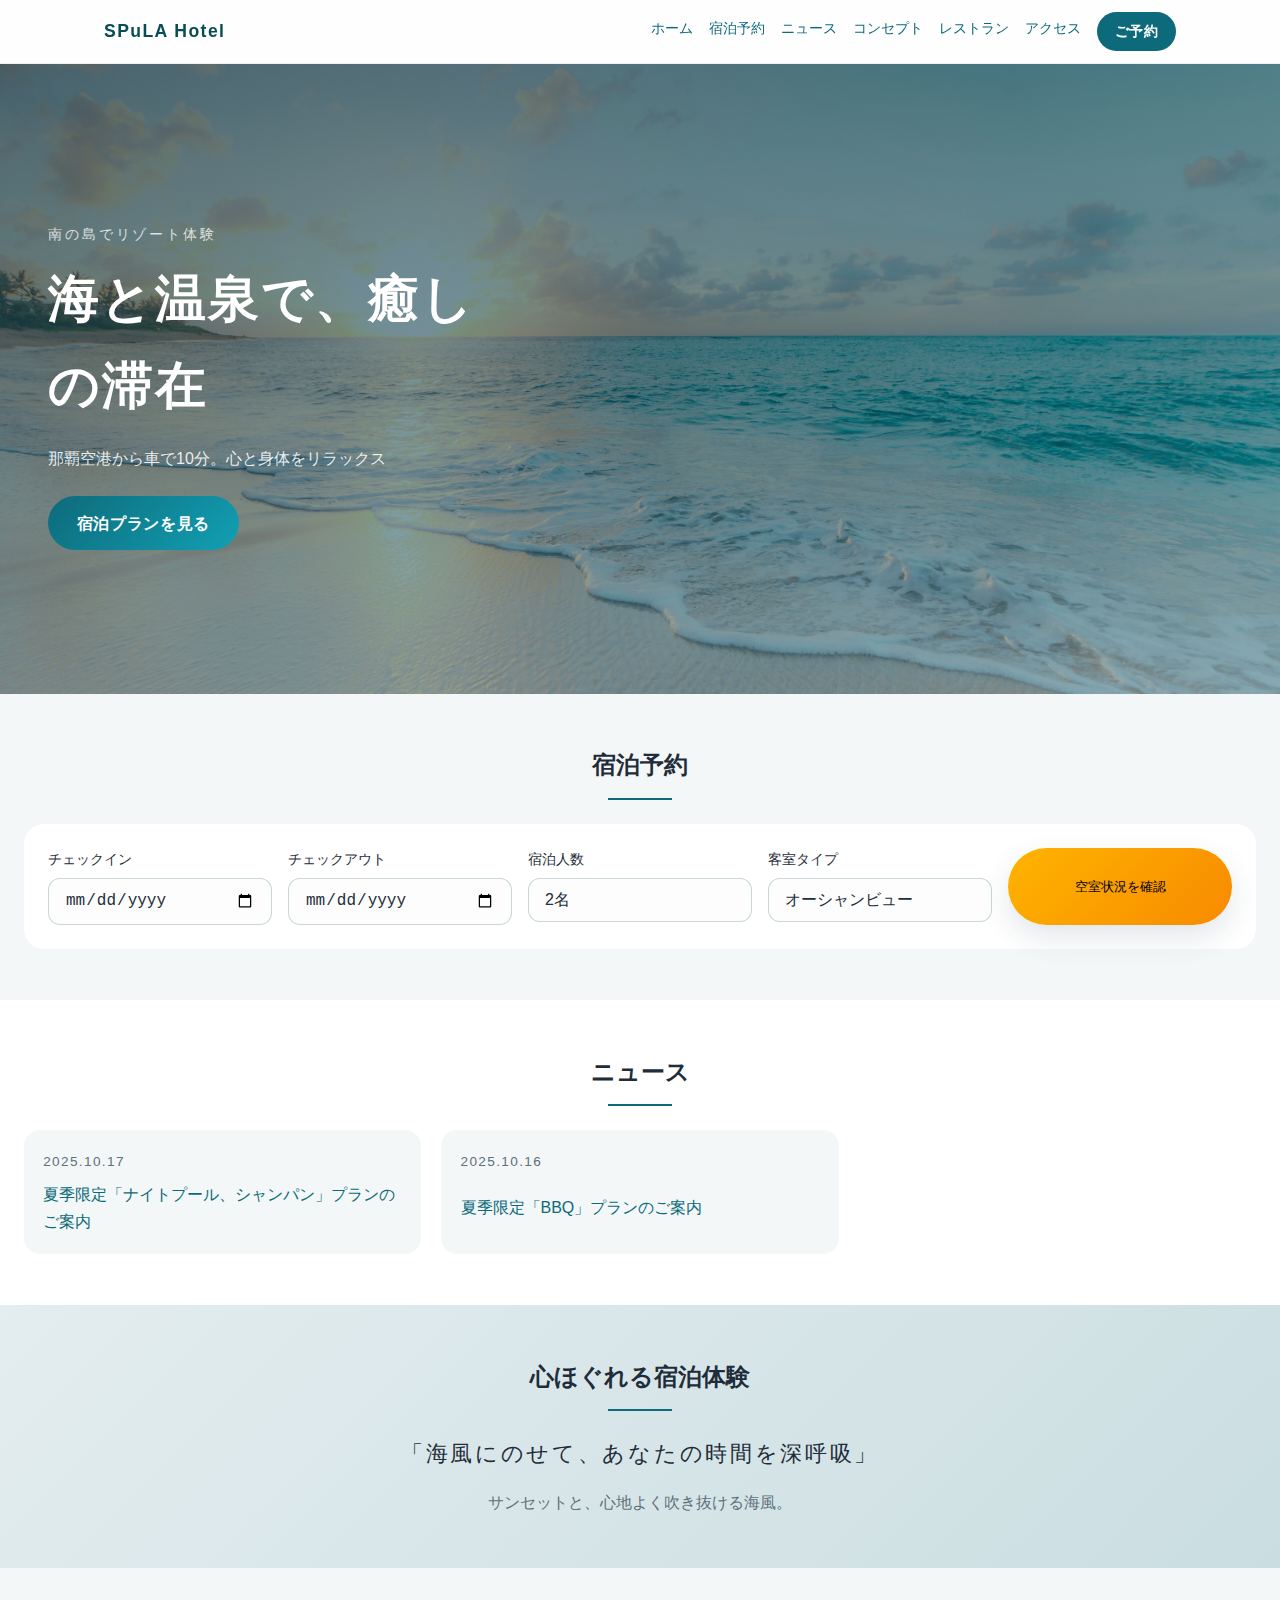
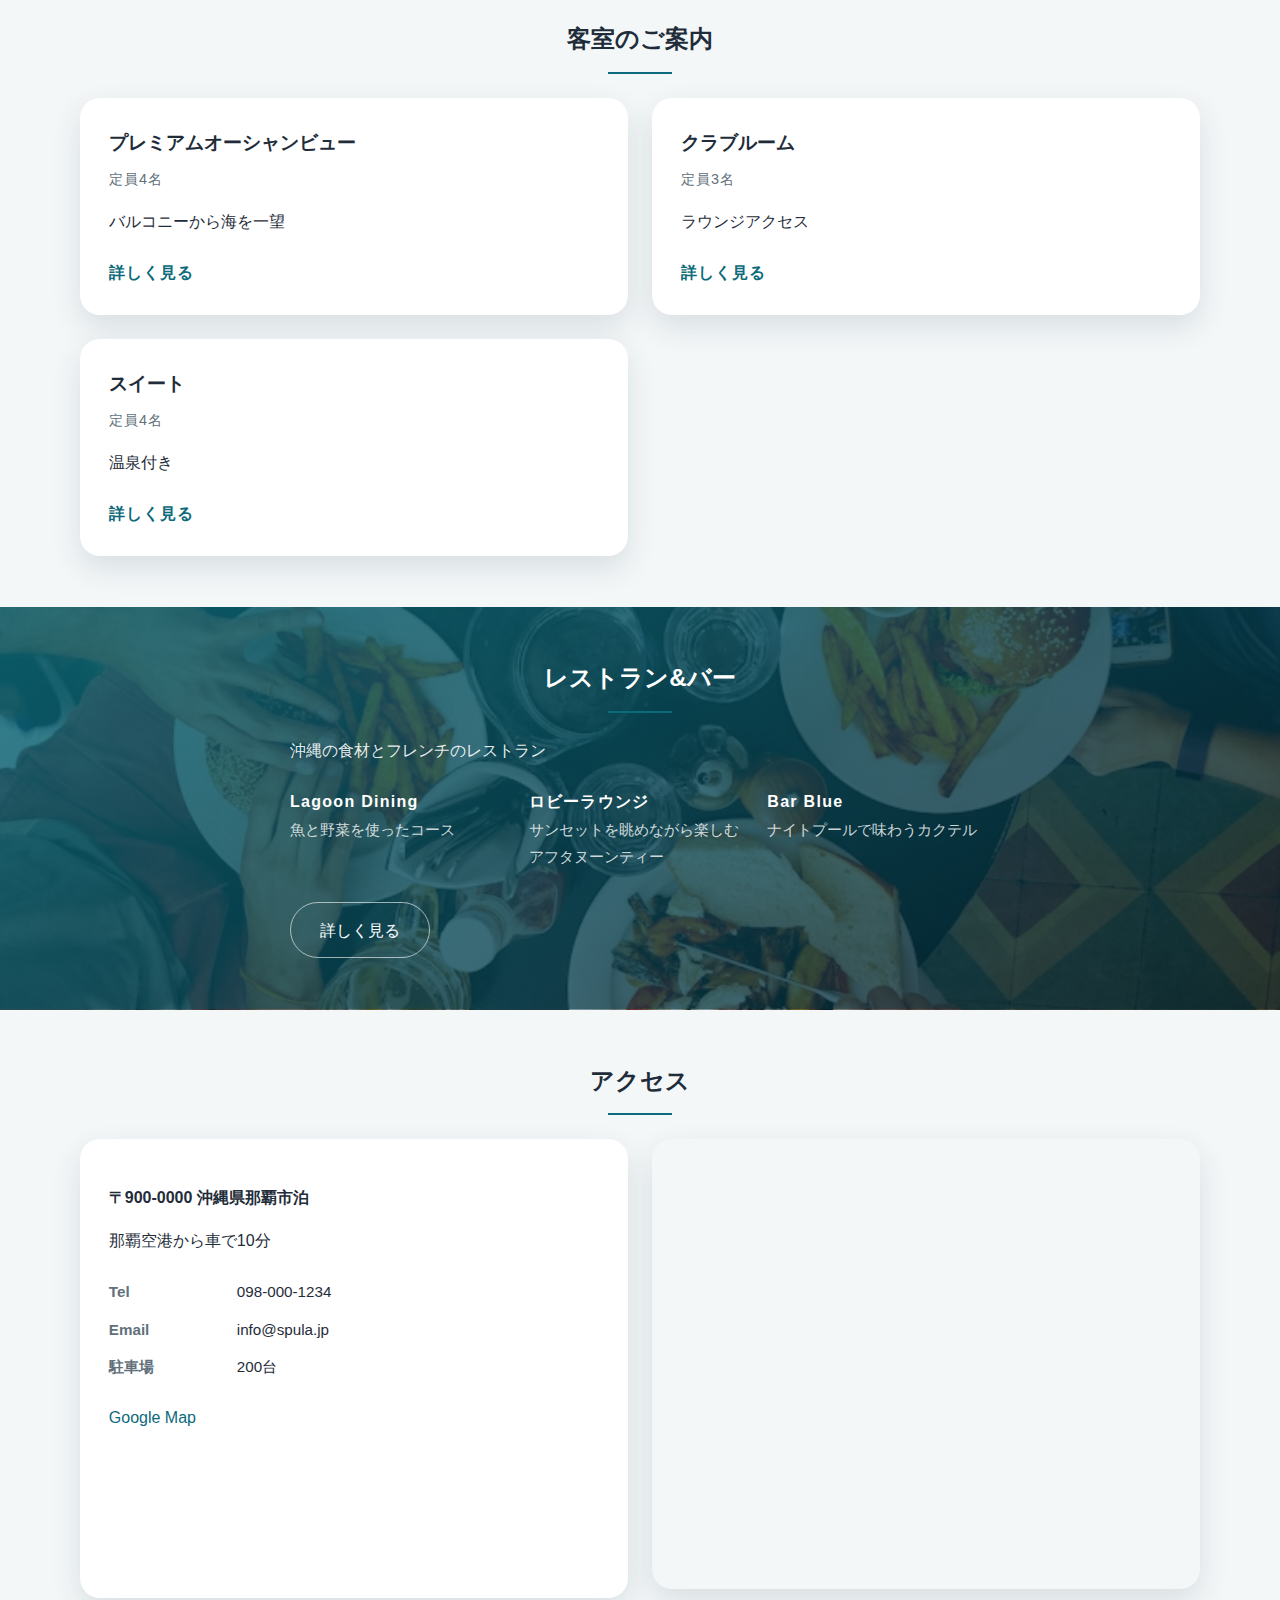
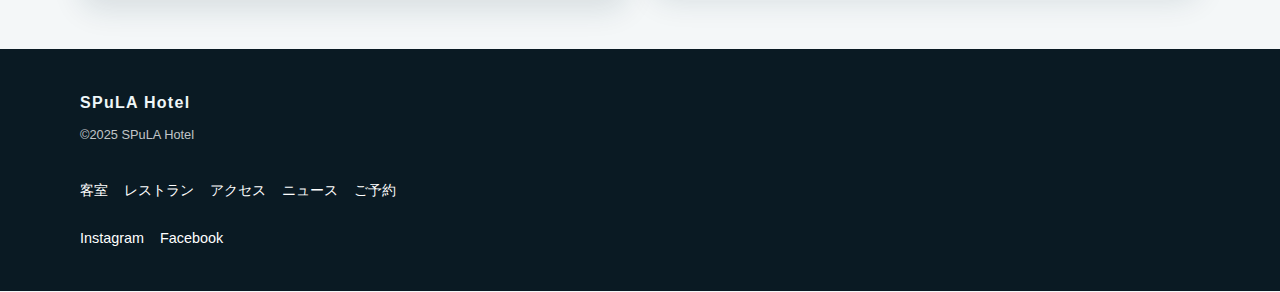
<file: index.html>
<!DOCTYPE html>
<html lang="ja">
<head>
    <meta charset="UTF-8">
    <meta name="viewport" content="width=device-width, initial-scale=1.0">
    <title>Hotel</title>
    <meta name="description" content="那覇の海を眺めるリゾートホテル">
    <link rel="stylesheet" href="style.css">
</head>
<body>
    <!-- header -->
    <header class="site-header" id="top">
        <div class="site-header-inner">
            <a href="#top" class="logo">
                SPuLA Hotel
            </a>
            <nav class="site-nav">
                <a href="#hero">ホーム</a>
                <a href="#reservation">宿泊予約</a>
                <a href="#news">ニュース</a>
                <a href="#concept">コンセプト</a>
                <a href="#restaurant">レストラン</a>
                <a href="#access">アクセス</a>
            </nav>
            <a href="#reservation" class="nav-cta">
                ご予約
            </a>
        </div>
    </header>

    <!-- main -->
     <main>
        <section class="hero" id="hero">
            <div class="hero-content">
                <p class="hero-eyebrow">
                    南の島でリゾート体験
                </p>
                <h1>
                    海と温泉で、癒しの滞在
                </h1>
                <p class="hero-lead">
                    那覇空港から車で10分。心と身体をリラックス
                </p>
                <a href="#reservation" class="btn btn--primary">
                    宿泊プランを見る
                </a>
            </div>
        </section>

        <section id="reservation" class="reservation">
            <h2 class="section-title">
                宿泊予約
            </h2>
            <form class="reservation-form" action="" method="post">
                <label class="reservation-field">
                    <span>チェックイン</span>
                    <input type="date" name="checkin" required>
                </label>
                <label class="reservation-field">
                    <span>チェックアウト</span>
                    <input type="date" name="checkout" required>
                </label>
                <label class="reservation-field">
                    <span>宿泊人数</span>
                    <select name="guests">
                        <option value="1">1名</option>
                        <option value="2" selected>2名</option>
                        <option value="3">3名</option>
                        <option value="4">4名</option>
                        <option value="5">5名</option>
                    </select>
                </label>
                <label class="reservation-field">
                    <span>客室タイプ</span>
                    <select name="room">
                        <option value="ocean">
                            オーシャンビュー
                        </option>
                        <option value="garden">
                            ガーデンビュー
                        </option>
                        <option value="suite">
                            スイート
                        </option>
                    </select>
                </label>
                <button class="btn btn--accent" type="submit">
                    空室状況を確認
                </button>
            </form>
        </section>

        <!-- news -->
         <section id="news" class="news">
            <div class="section-header">
                <h2 class="section-title">
                    ニュース
                </h2>
                <ul class="news-list">
                    <li class="news-item">
                        <time datetime="2025-10-17">
                            2025.10.17
                        </time>
                        <a href="#">
                            夏季限定「ナイトプール、シャンパン」プランのご案内
                        </a>
                    </li>

                    <li class="news-item">
                        <time datetime="2025-10-17">
                            2025.10.16
                        </time>
                        <a href="#">
                            夏季限定「BBQ」プランのご案内
                        </a>
                    </li>
                </ul>
            </div>
         </section>

         <!-- concept -->
          <section id="concept" class="concept">
            <div class="concept-inner">
                <h2 class="section-title">
                    心ほぐれる宿泊体験
                </h2>
                <p class="concept-catch">
                    「海風にのせて、あなたの時間を深呼吸」
                </p>
                <p class="concept-text">
                    サンセットと、心地よく吹き抜ける海風。
                </p>
            </div>
          </section>

          <!-- rooms -->
          <section id="rooms" class="rooms">
            <h2 class="section-title">
                客室のご案内
            </h2>

            <div class="card-grid">
                <article class="card">
                    <h3 class="card-title">
                        プレミアムオーシャンビュー
                    </h3>
                    <p class="card-subtitle">
                        定員4名
                    </p>
                    <p class="card-text">
                        バルコニーから海を一望
                    </p>
                    <a href="premium-ocean-view.html" class="card-link">
                        詳しく見る
                    </a>
                </article>
                <article class="card">
                    <h3 class="card-title">
                        クラブルーム
                    </h3>
                    <p class="card-subtitle">
                        定員3名
                    </p>
                    <p class="card-text">
                        ラウンジアクセス
                    </p>
                    <a href="club-room.html" class="card-link">
                        詳しく見る
                    </a>
                </article>
                <article class="card">
                    <h3 class="card-title">
                        スイート
                    </h3>
                    <p class="card-subtitle">
                        定員4名
                    </p>
                    <p class="card-text">
                        温泉付き
                    </p>
                    <a href="suite.html" class="card-link">
                        詳しく見る
                    </a>
                </article>
            </div>
          </section>

          <!-- restaurant -->
           <section id="restaurant" class="restaurant">
            <div class="restaurant-inner">
                <h2 class="section-title section-title--light">
                    レストラン&バー
                </h2>
                <p class="restaurant-lead">
                    沖縄の食材とフレンチのレストラン
                </p>
                <ul class="restaurant-list">
                    <li>
                        <span class="restaurant-name">
                            Lagoon Dining
                        </span>
                        <span class="restaurant-desc">
                            魚と野菜を使ったコース
                        </span>
                    </li>
                    <li>
                        <span class="restaurant-name">
                            ロビーラウンジ
                        </span>
                        <span class="restaurant-desc">
                            サンセットを眺めながら楽しむアフタヌーンティー
                        </span>
                    </li>
                    <li>
                        <span class="restaurant-name">
                            Bar Blue
                        </span>
                        <span class="restaurant-desc">
                            ナイトプールで味わうカクテル
                        </span>
                    </li>
                </ul>

                <a href="#" class="btn btn--outline">
                    詳しく見る
                </a>
            </div>
           </section>

           <section id="access" class="access">
            <h2 class="section-title">
                アクセス
            </h2>
            <div class="access-grid">
                <div class="access-info">
                    <p class="access-address">
                        〒900-0000 沖縄県那覇市泊
                    </p>
                    <p>
                        那覇空港から車で10分
                    </p>
                    <dl class="access-contact">
                        <div>
                            <dt>Tel</dt>
                            <dd>098-000-1234</dd>
                        </div>
                        <div>
                            <dt>Email</dt>
                            <dd>info@spula.jp</dd>
                        </div>
                        <div>
                            <dt>駐車場</dt>
                            <dd>200台</dd>
                        </div>
                    </dl>
                    <a href="#" class="section-link" target="_blank">
                        Google Map
                    </a>
                </div>
                <div class="access-map">
                    <iframe src="https://www.google.com/maps/embed?pb=!1m18!1m12!1m3!1d14316.594572644644!2d127.67545726825878!3d26.224359334547593!2m3!1f0!2f0!3f0!3m2!1i1024!2i768!4f13.1!3m3!1m2!1s0x34e5697e6c17138f%3A0x44390a0379ff88c!2z44CSOTAwLTAwMTIg5rKW57iE55yM6YKj6KaH5biC5rOK!5e0!3m2!1sja!2sjp!4v1761267688472!5m2!1sja!2sjp" width="600" height="450" style="border:0;" allowfullscreen="" loading="lazy" referrerpolicy="no-referrer-when-downgrade"></iframe>
                </div>
            </div>
           </section>
     </main>

     <footer class="site-footer">
         <div class="site-footer-inner">
            <div class="site-footer-brand">
                <a href="#top" class="logo">SPuLA Hotel</a>             
                <p class="site-footer-copy">
                    &copy;2025 SPuLA Hotel
                </p>
            </div>
            <div class="site-footer-links">
                <a href="#rooms">客室</a>
                <a href="#restaurant">レストラン</a>
                <a href="#access">アクセス</a>
                <a href="#news">ニュース</a>
                <a href="#reservation">ご予約</a>
            </div>
            <div class="site-footer-sns">
                <a href="#">Instagram</a>
                <a href="#">Facebook</a>
            </div>
         </div> 
     </footer>

     <nav class="bottom-nav">
        <a href="#hero" class="bottom-nav-link">ホーム</a>
        <a href="#reservation" class="bottom-nav-link">宿泊予約</a>
        <a href="#access" class="bottom-nav-link">アクセス</a>
     </nav>

</body>
</html>
</file>
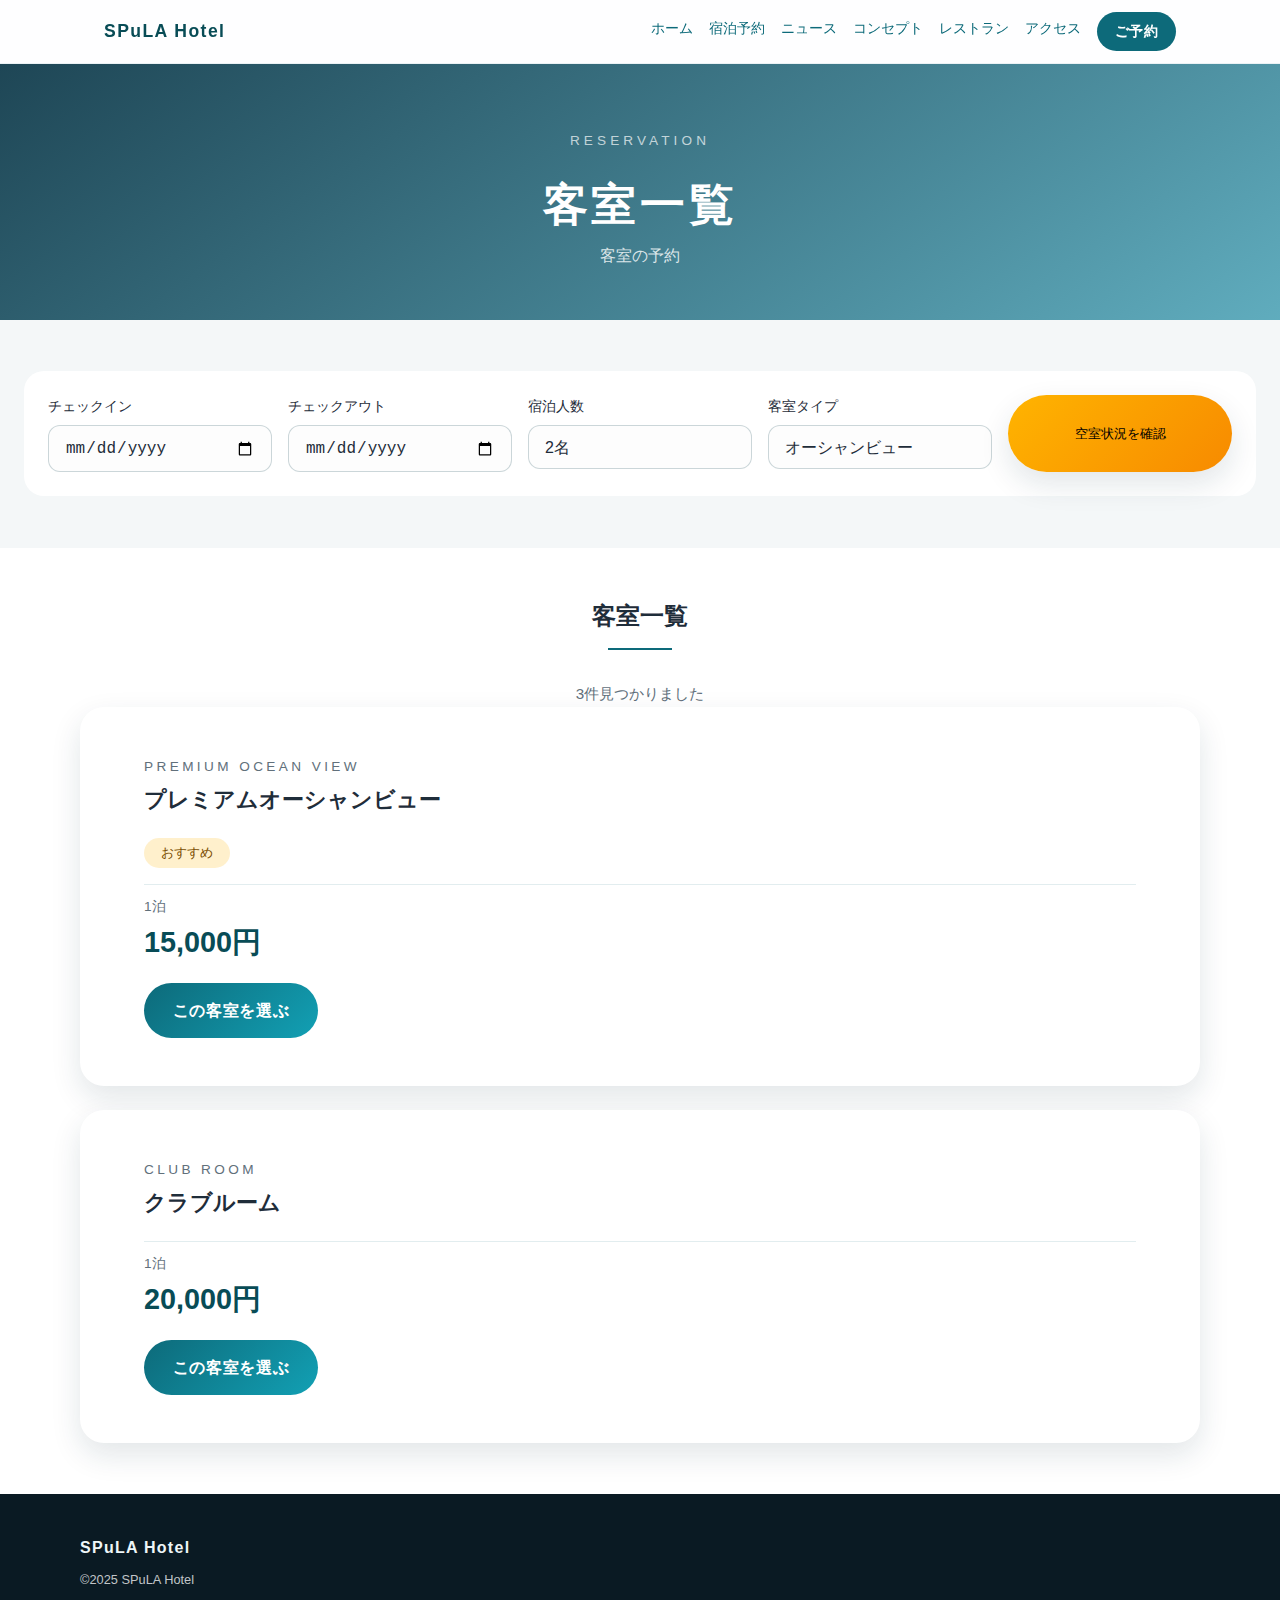
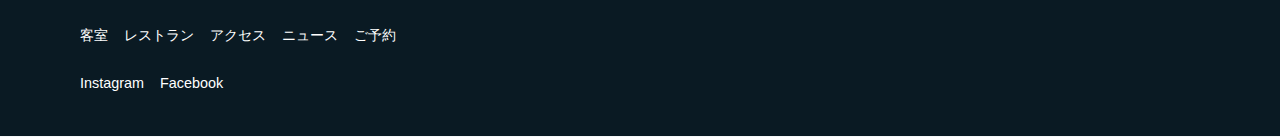
<file: availablity.html>
<!DOCTYPE html>
<html lang="ja">
  <head>
    <meta charset="UTF-8" />
    <meta name="viewport" content="width=device-width, initial-scale=1.0" />
    <title>Reservation</title>
    <meta name="description" content="那覇の海を眺めるリゾートホテル" />
    <link rel="stylesheet" href="style.css" />
  </head>
  <body>
    <!-- header -->
    <header class="site-header" id="top">
      <div class="site-header-inner">
        <a href="#top" class="logo"> SPuLA Hotel </a>
        <nav class="site-nav">
          <a href="#hero">ホーム</a>
          <a href="#reservation">宿泊予約</a>
          <a href="#news">ニュース</a>
          <a href="#concept">コンセプト</a>
          <a href="#restaurant">レストラン</a>
          <a href="#access">アクセス</a>
        </nav>
        <a href="#reservation" class="nav-cta"> ご予約 </a>
      </div>
    </header>

    <!-- main -->
    <main>
      <section class="availablity-hero" id="hero">
        <div class="reservation-hero-inner">
           <p class="reservation-hero-eyebrow">
            Reservation 
           </p>
           <h1 class="reservation-hero-title">
            客室一覧
           </h1>
           <p class="reservation-hero-lead">
            客室の予約
           </p>
        </div>
      </section>
      
      <section class="reservation-filter">
        <form class="reservation-form" action="" method="post">
                <label class="reservation-field">
                    <span>チェックイン</span>
                    <input type="date" name="checkin" required>
                </label>
                <label class="reservation-field">
                    <span>チェックアウト</span>
                    <input type="date" name="checkout" required>
                </label>
                <label class="reservation-field">
                    <span>宿泊人数</span>
                    <select name="guests">
                        <option value="1">1名</option>
                        <option value="2" selected>2名</option>
                        <option value="3">3名</option>
                        <option value="4">4名</option>
                        <option value="5">5名</option>
                    </select>
                </label>
                <label class="reservation-field">
                    <span>客室タイプ</span>
                    <select name="room">
                        <option value="ocean">
                            オーシャンビュー
                        </option>
                        <option value="garden">
                            ガーデンビュー
                        </option>
                        <option value="suite">
                            スイート
                        </option>
                    </select>
                </label>
                <button class="btn btn--accent" type="submit">
                    空室状況を確認
                </button>
            </form>
      </section>
      <section class="reservation-list">
        <div class="reservation-list-header">
          <h2 class="section-title">
            客室一覧
          </h2>
          <p class="reservation-count">
            3件見つかりました
          </p>
        </div>
        <div class="reservation-grid">
          <article class="reservation-card">
            <div class="reservation-card-head">
              <div>
                <p class="reservation-card-eyebrow">
                  Premium Ocean View
                </p>
                <h3 class="reservation-card-title">
                  プレミアムオーシャンビュー
                </h3>
              </div>
              <span class="reservation-badge">
                おすすめ
              </span>
            </div>
            <div class="reservation-price">
              <div>
                <p class="reservation-price-label">
                  1泊
                </p>
                <p class="reservation-price-value">
                  15,000円
                </p>
              </div>
            </div>
            <div class="reservation-action">
              <a href="#" class="btn btn--primary">
                この客室を選ぶ
              </a>
            </div>
          </article>
          <article class="reservation-card">
            <div class="reservation-card-head">
              <div>
                <p class="reservation-card-eyebrow">
                  club room
                </p>
                <h3 class="reservation-card-title">
                  クラブルーム
                </h3>
              </div>
            </div>
            <div class="reservation-price">
              <div>
                <p class="reservation-price-label">
                  1泊
                </p>
                <p class="reservation-price-value">
                  20,000円
                </p>
              </div>
            </div>
            <div class="reservation-action">
              <a href="#" class="btn btn--primary">
                この客室を選ぶ
              </a>
            </div>
          </article>
        </div>
      </section>
    </main>

    <footer class="site-footer">
      <div class="site-footer-inner">
        <div class="site-footer-brand">
          <a href="#top" class="logo">SPuLA Hotel</a>
          <p class="site-footer-copy">&copy;2025 SPuLA Hotel</p>
        </div>
        <div class="site-footer-links">
          <a href="#rooms">客室</a>
          <a href="#restaurant">レストラン</a>
          <a href="#access">アクセス</a>
          <a href="#news">ニュース</a>
          <a href="#reservation">ご予約</a>
        </div>
        <div class="site-footer-sns">
          <a href="#">Instagram</a>
          <a href="#">Facebook</a>
        </div>
      </div>
    </footer>

    <nav class="bottom-nav">
      <a href="#hero" class="bottom-nav-link">ホーム</a>
      <a href="#reservation" class="bottom-nav-link">宿泊予約</a>
      <a href="#access" class="bottom-nav-link">アクセス</a>
    </nav>
  </body>
</html>
</file>
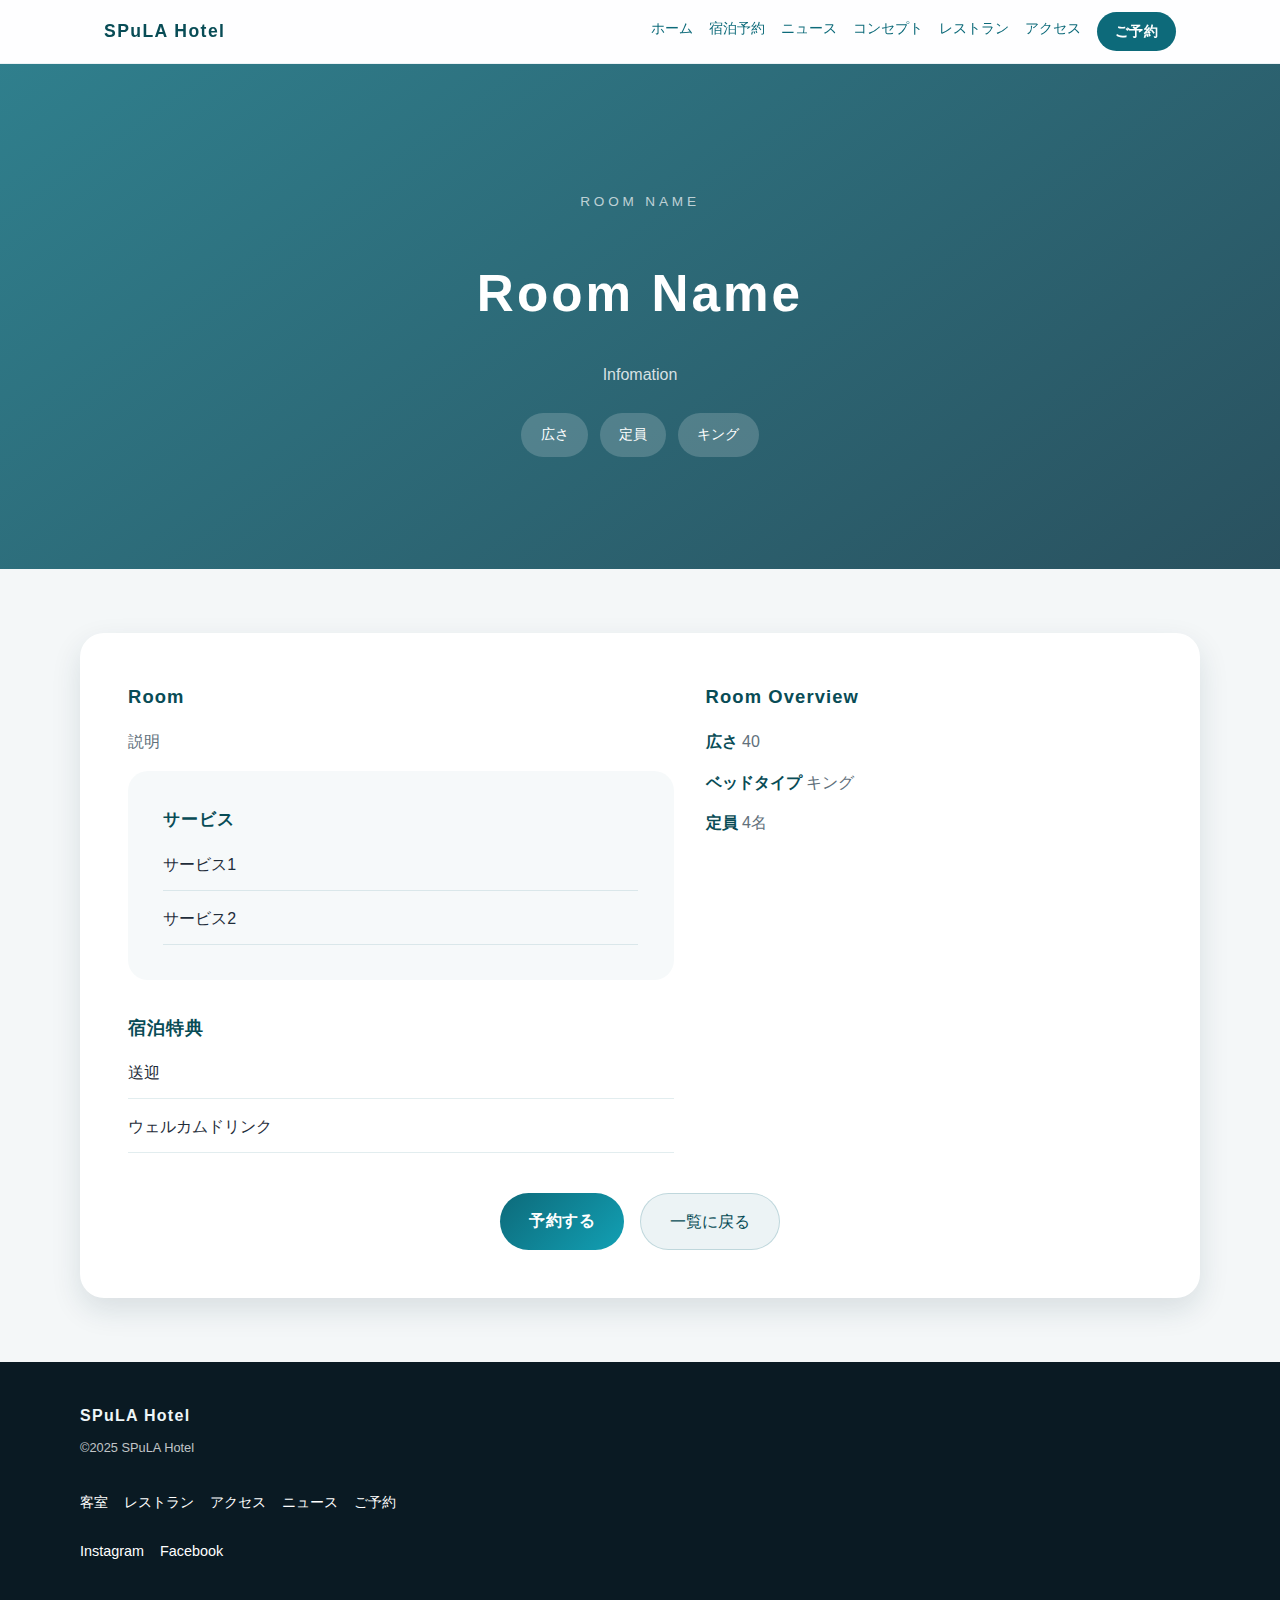
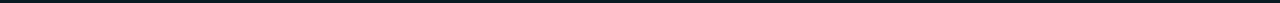
<file: rooms-template.html>
<!DOCTYPE html>
<html lang="ja">
  <head>
    <meta charset="UTF-8" />
    <meta name="viewport" content="width=device-width, initial-scale=1.0" />
    <title>Rooms</title>
    <meta name="description" content="那覇の海を眺めるリゾートホテル" />
    <link rel="stylesheet" href="style.css" />
  </head>
  <body>
    <!-- header -->
    <header class="site-header" id="top">
      <div class="site-header-inner">
        <a href="#top" class="logo"> SPuLA Hotel </a>
        <nav class="site-nav">
          <a href="#hero">ホーム</a>
          <a href="#reservation">宿泊予約</a>
          <a href="#news">ニュース</a>
          <a href="#concept">コンセプト</a>
          <a href="#restaurant">レストラン</a>
          <a href="#access">アクセス</a>
        </nav>
        <a href="#reservation" class="nav-cta"> ご予約 </a>
      </div>
    </header>

    <!-- main -->
    <main>
      <section class="rooms-hero rooms-hero--">
        <div class="rooms-hero-inner">
            <p class="rooms-hero-name">
                Room Name
            </p>
            <h1 class="rooms-hero-title">
                Room Name
            </h1>
            <p class="rooms-hero-lead">
                Infomation
            </p>
            <ul class="rooms-hero-meta">
                <li>
                    広さ
                </li>
                <li>
                    定員
                </li>
                <li>
                    キング
                </li>
            </ul>
        </div>
      </section>
      <section class="room-main">
        <div class="room-grid">
          <div>
            <h2 class="room-section-heading">
              Room
            </h2>
            <p class="room-text">
              説明
            </p>
            <div class="room-facility">
              <h3>サービス</h3>
              <ul class="room-list">
                <li>
                  サービス1
                </li>
                <li>
                  サービス2
                </li>
              </ul>
            </div>
          </div>
          <div>
            <h2 class="room-section-heading">
              Room Overview
            </h2>
            <ul class="room-info-list">
              <li>
                <span class="room-info-label">
                  広さ
                </span>
                <span class="room-info-value">
                  40
                </span>
              </li>
              <li>
                <span class="room-info-label">
                  ベッドタイプ
                </span>
                <span class="room-info-value">
                  キング
                </span>
              </li>
              <li>
                <span class="room-info-label">
                  定員
                </span>
                <span class="room-info-value">
                  4名
                </span>
              </li>
            </ul>
          </div>
          <div>
            <h2 class="room-section-heading">
              宿泊特典
            </h2>
            <ul class="room-list">
              <li>
                送迎       
              </li>
              <li>
                ウェルカムドリンク
              </li>
            </ul>
          </div>
        </div>
        <div class="room-actions">
          <a href="" class="btn btn--primary">
            予約する
          </a>
          <a href="" class="btn btn--secondary">
            一覧に戻る
          </a>
        </div>  
      </section>
    </main>

    <footer class="site-footer">
      <div class="site-footer-inner">
        <div class="site-footer-brand">
          <a href="#top" class="logo">SPuLA Hotel</a>
          <p class="site-footer-copy">&copy;2025 SPuLA Hotel</p>
        </div>
        <div class="site-footer-links">
          <a href="#rooms">客室</a>
          <a href="#restaurant">レストラン</a>
          <a href="#access">アクセス</a>
          <a href="#news">ニュース</a>
          <a href="#reservation">ご予約</a>
        </div>
        <div class="site-footer-sns">
          <a href="#">Instagram</a>
          <a href="#">Facebook</a>
        </div>
      </div>
    </footer>

    <nav class="bottom-nav">
      <a href="#hero" class="bottom-nav-link">ホーム</a>
      <a href="#reservation" class="bottom-nav-link">宿泊予約</a>
      <a href="#access" class="bottom-nav-link">アクセス</a>
    </nav>
  </body>
</html>
</file>
<file: style.css>
/* 
Theme Name: Hotel
Author: yutanihei
Description: hotel themes
Version: 1.0.0
*/
@charset "UTF-8";

/* variable */
:root {
  --font-primary: "Yu Gothic", sans-serif;
  --color-primary: #0d6a7a;
  --color-primary-dark: #084c56;
  --color-bg: #f4f7f8;
  --color-text: #1f2d3a;
  --max-width: 1120px;
  --color-muted: #61707b;
  --shadow-soft: 0 12px 30px rgba(18, 46, 63, 0.12);
  --shadow-card: 0 16px 40px rgba(13, 106, 122, 0.16);
  --color-surface: #fff;
}

* {
  box-sizing: border-box;
}

a {
  color: var(--color-primary);
  text-decoration: none;
  transition: opacity 0.2s ease;
}

a:hover,
a:focus {
  opacity: 0.75;
}

body {
  margin: 0;
  font-family: var(--font-primary);
  font-size: 16px;
  line-height: 1.7;
  color: var(--color-text);
  background: var(--color-bg);
}

/* section */
section {
  padding: clamp(3rem, 4vw, 4.5rem) 1.5rem;
}

.section-title {
  position: relative;
  font-size: 1.5rem;
  margin: 0 0 1.5rem;
  text-align: center;
}

.section-title:after {
  content: "";
  display: block;
  width: 64px;
  height: 2px;
  background: var(--color-primary);
  margin: 0.75rem auto 0;
}

.nav-cta {
  background: var(--color-primary);
  color: #fff;
  font-size: 0.85rem;
  font-weight: 600;
  padding: 0.5rem 1.1rem;
  border-radius: 999px;
  letter-spacing: 0.04em;
}

@media (max-width: 599px) {
  .nav-cta {
    display: none;
  }
}

/* header */
.site-header {
  background: rgba(255, 255, 255, 0.88);
  position: sticky;
  top: 0;
  z-index: 100;
  border-bottom: 1px solid rgba(13, 106, 122, 0.08);
}

.site-header-inner {
  display: flex;
  gap: 1rem;
  max-width: var(--max-width);
  align-items: center;
  margin: 0 auto;
  padding: 0.75rem 1.5rem;
}

.logo {
  font-weight: 700;
  font-size: 1.1rem;
  color: var(--color-primary-dark);
  letter-spacing: 0.08em;
}

.site-nav {
  display: flex;
  gap: 1rem;
  margin-left: auto;
  font-size: 0.85rem;
  padding-bottom: 0.2rem;

  & ul {
    display: flex;
    list-style: none;
    gap: 1rem;
    padding: 0.3rem 0;
    margin: 0;
  }
}

@media (max-width: 599px) {
  .site-nav {
    display: none;
  }
}

.site-nav a {
  white-space: nowrap;
  padding: 0.3rem 0;
  border-bottom: 2px solid transparent;
}

/* hero */
.hero {
  position: relative;
  min-height: 70vh;
  display: flex;
  align-items: center;
  background-image: linear-gradient(
      160deg,
      rgba(10, 49, 62, 0.65),
      rgba(9, 98, 117, 0.35)
    ),
    url("image/hero-bg.jpg");
  background-size: cover;
  background-position: center;
  color: #fff;
}

.hero-content {
  max-width: 520px;
  padding: clamp(3rem, 6vw, 6rem) 1.5rem;
}

.hero-eyebrow {
  font-size: 0.9rem;
  letter-spacing: 0.2em;
  color: rgba(255, 255, 255, 0.78);
  margin-bottom: 0.5rem;
}

.hero-content h1 {
  font-size: clamp(2rem, 5vw, 3.2rem);
  margin: 0 0 1rem;
  letter-spacing: 0.04em;
}

.hero-lead {
  margin-bottom: 1.5rem;
  color: rgba(255, 255, 255, 0.88);
}

/* btn */
.btn {
  display: inline-block;
  padding: 0.85rem 1.8rem;
  border-radius: 999px;
}

.btn--primary {
  background: linear-gradient(135deg, var(--color-primary), #12a0b4);
  color: #fff;
  font-weight: 600;
  letter-spacing: 0.04em;
  cursor: pointer;
}

.btn--outline {
  background: transparent;
  border: 1px solid rgba(255, 255, 255, 0.6);
  color: #fff;
}

.btn--secondary {
  background: rgba(13, 106, 122, 0.08);
  color: var(--color-primary-dark);
  border: 1px solid rgba(13, 106, 122, 0.2);
}

.room-actions {
  display: flex;
  flex-wrap: wrap;
  justify-content: center;
  gap: 1rem;
}

/* reservation */
.reservaion {
  background: var(--color-bg);
}

.reservation-form {
  display: grid;
  padding: 1.5rem;
  gap: 1rem;
  background: #fff;
  border-radius: 20px;
}

@media (min-width: 768px) {
  .reservation-form {
    grid-template-columns: repeat(5, minmax(0, 1fr));
  }
}

.reservation-field {
  display: flex;
  flex-direction: column;
  gap: 0.4rem;
  font-size: 0.85rem;
  color: #1f2d3a;
}

.reservation-field input,
.reservation-field select {
  appearance: none;
  padding: 0.8rem 1rem;
  border: 1px solid rgba(7, 58, 74, 0.2);
  border-radius: 12px;
  font-size: 1rem;
  color: var(--color-text);
  background: #fdfdfd;
}

.btn--accent {
  background: linear-gradient(135deg, #ffb400, #f78a00);
  border: none;
  box-shadow: var(--shadow-soft);
}

/* news */
.news {
  background: var(--color-surface);
}

.news-list {
  list-style: none;
  margin: 0;
  padding: 0;
  display: grid;
  gap: 1.25rem;
}

@media (min-width: 768px) {
  .news-list {
    grid-template-columns: repeat(3, minmax(0, 1fr));
  }
}

.news-item {
  display: grid;
  gap: 0.5rem;
}

@media (min-width: 768px) {
  .news-item {
    background: rgba(13, 106, 122, 0.05);
    padding: 1.2rem;
    border-radius: 16px;
  }
}

.news-item time {
  font-size: 0.85rem;
  letter-spacing: 0.1em;
  color: var(--color-muted);
}

/* concept */
.concept {
  background: linear-gradient(
    135deg,
    rgba(13, 106, 122, 0.07),
    rgba(13, 106, 122, 0.18)
  );
}

.concept-inner {
  max-width: 760px;
  margin: 0 auto;
  text-align: center;
}

.concept-catch {
  font-size: 1.4rem;
  margin-bottom: 1rem;
  letter-spacing: 0.12em;
}

.concept-text {
  color: var(--color-muted);
  margin: 0;
}

/* Rooms */
.card-grid {
  max-width: var(--max-width);
  margin: 0 auto;
  display: grid;
  gap: 1.5rem;
}

.card {
  padding: 1.8rem;
  background: var(--color-surface);
  border-radius: 20px;
  box-shadow: var(--shadow-soft);
}

.card-title {
  font-size: 1.2rem;
  margin: 0 0 0.5rem;
}

.card-subtitle {
  font-size: 0.9rem;
  margin: 0 0 1rem;
  color: var(--color-muted);
  letter-spacing: 0.08em;
}

.card-text {
  margin: 0 0 1.5rem;
}

.card-link {
  font-weight: 600;
  letter-spacing: 0.06em;
}

@media (min-width: 600px) {
  .card-grid {
    grid-template-columns: repeat(2, minmax(0, 1fr));
  }
}

/* restaurant */
.restaurant {
  position: relative;
  color: #fff;
  background-image: linear-gradient(
      150deg,
      rgba(13, 106, 122, 0.85),
      rgba(3, 33, 47, 0.75)
    ),
    url("./image/restaurant.avif");
  background-size: cover;
  background-position: center;
}

.restaurant-inner {
  max-width: 700px;
  margin: 0 auto;
}

.restaurant-lead {
  margin-bottom: 1.5rem;
  color: rgba(255, 255, 255, 0.9);
}

.restaurant-list {
  list-style: none;
  padding: 0;
  margin: 0 0 2rem;
  display: grid;
  grid-template-columns: repeat(3, minmax(0, 1fr));
  gap: 1rem;
}

@media (max-width: 599px) {
  .restaurant-list {
    grid-template-columns: repeat(1, minmax(0, 1fr));
  }
}

.restaurant-name {
  display: block;
  font-weight: 600;
  letter-spacing: 0.08em;
}

.restaurant-desc {
  font-size: 0.95rem;
  color: rgba(255, 255, 255, 0.8);
}

/* Access */
.access {
  background: var(--color-bg);
}

.access-grid {
  display: grid;
  max-width: var(--max-width);
  margin: 0 auto;
  gap: 1.5rem;
  grid-template-columns: repeat(2, minmax(0, 1fr));
}

@media (max-width: 599px) {
  .access-grid {
    grid-template-columns: repeat(1, minmax(0, 1fr));
  }
}

.access-info {
  background: var(--color-surface);
  padding: 1.8rem;
  border-radius: 20px;
  box-shadow: var(--shadow-soft);
}

.access-address {
  font-weight: 600;
  margin-bottom: 0.5rem;
}

.access-contact {
  display: grid;
  gap: 0.75rem;
  margin: 1.5rem 0;
}

.access-contact div {
  display: flex;
  gap: 1rem;
  font-size: 0.95rem;
}

.access-contact dt {
  font-weight: 600;
  color: var(--color-muted);
  width: 4.5rem;
}

.access-map iframe {
  border: none;
  width: 100%;
  min-height: 280px;
  border-radius: 20px;
  box-shadow: var(--shadow-soft);
}

/* footer */
.site-footer {
  background: #0a1a23;
  color: rgba(255, 255, 255, 0.75);
  padding: 2.5rem 1.5rem;
}

@media (max-width: 599px) {
  .site-footer {
    margin-bottom: 12px;
  }
}

.site-footer-inner {
  max-width: var(--max-width);
  margin: 0 auto;
  display: grid;
  gap: 1.5rem;
}

.site-footer-brand .logo {
  color: #eef6f8;
  font-size: 1rem;
}

.site-footer-links,
.site-footer-sns {
  display: flex;
  flex-wrap: wrap;
  gap: 1rem;
}

.site-footer a {
  color: white;
  font-size: 0.9rem;
}

.site-footer-copy {
  margin: 0.5rem 0 0.5rem 0;
  font-size: 0.8rem;
}

.bottom-nav {
  position: fixed;
  bottom: 0;
  left: 0;
  right: 0;
  background: rgba(255, 255, 255, 0.95);
  border-top: 1px solid #1f2d3a;
  display: grid;
  grid-template-columns: repeat(3, minmax(0, 1fr));
}

.bottom-nav-link {
  padding: 0.85rem 0;
  display: flex;
  justify-content: center;
  align-items: center;
  font-size: 0.85rem;
  font-weight: 700;
  color: var(--color-primary-dark);
  border-right: 1px solid rgba(13, 106, 122, 0.08);
}

@media (min-width: 768px) {
  .bottom-nav {
    display: none;
  }
}

/* Rooms */
.rooms-hero {
  background: linear-gradient(145deg, rgba(13, 106, 122, 0.85), rgba(6, 52, 68, 0.85));
  color: #fff;
  text-align: center;
  padding: clamp(4rem, 10vw, 7rem) 1.5rem;
}

.rooms-hero-inner {
  max-width: 760px;
  margin: auto;
  display: grid;
  gap: 1.5rem;
}

.rooms-hero-name {
  font-size: 0.85rem;
  letter-spacing: 0.28em;
  text-transform: uppercase;
  color: rgba(255, 255, 255, 0.7);
}

.rooms-hero-title {
  margin: 0;
  letter-spacing: 0.06em;
  font-size: clamp(2.2rem, 5vw, 3.2rem);
}

.rooms-hero-lead {
  margin: 0;
  color: rgba(255, 255, 255, 0.82);
}

.rooms-hero-meta {
  list-style: none;
  margin: 0;
  padding: 0;
  display: flex;
  gap: 0.75rem;
  justify-content: center;

  & li {
    font-size: 0.85rem;
    background: rgba(255, 255, 255, 0.18);
    padding: 0.65rem 1.2rem;
    border-radius: 999px;
  }
}

.room-main {
  max-width: var(--max-width);
  margin: clamp(2.5rem, 6vw, 4rem) auto;
  padding: clamp(2rem, 5vw, 3rem);
  background: var(--color-surface);
  border-radius: 24px;
  box-shadow: var(--shadow-soft);
  display: grid;
  gap: 2.5rem;
}

.room-grid {
  display: grid;
  gap: 2rem;
}

@media (min-width: 768px) {
  .room-grid {
    grid-template-columns: 1.1fr 0.9fr;
    align-items: start;
  }
}

.room-section-heading {
  margin: 0 0 1rem;
  font-size: 1.15rem;
  letter-spacing: 0.06em;
  color: var(--color-primary-dark);
}

.room-text {
  margin: 0 0 1rem;
  color: var(--color-muted);
}

.room-facility {
  background: rgba(13, 106, 122, 0.04);
  padding: clamp(1.5rem, 4vw, 2.2rem);
  border-radius: 20px;
  display: grid;
  gap: 1rem;

  & h3 {
    margin: 0;
    font-size: 1.05rem;
    letter-spacing: 0.05em;
    color: var(--color-primary-dark);
  }
}

.room-list {
  margin: 0;
  padding: 0;
  list-style: none;
  display: grid;
  gap: 0.85rem;

  & li {
    display: flex;
    border-bottom: 1px solid rgba(13, 106, 122, 0.12);
    padding-bottom: 0.75rem;
  }
}

.room-info-list {
  margin: 0;
  padding: 0;
  list-style: none;
  display: grid;
  gap: 0.85rem;
}

.room-info-label {
  font-weight: bold;
  color: var(--color-primary-dark);
}

.room-info-value {
  color: var(--color-muted);
}

/* Reservation List */
.availablity-hero {
  background: linear-gradient(145deg, rgba(7, 51, 68, 0.9), rgba(16, 132, 158, 0.65));
  color: #fff;
  text-align: center;
}

.reservaion-hero-inner {
   max-width: 720px;
   margin: 0 auto;
   display: grid;
   gap: 1.5rem;
}

.reservation-hero-eyebrow {
  font-size: 0.85rem;
  text-transform: uppercase;
  letter-spacing: 0.3em;
  color: rgba(255, 255, 255, 0.7);
}

.reservation-hero-title {
  margin: 0;
  font-size: clamp(2rem, 4vw, 2.8rem);
  letter-spacing: 0.08em;
}

.reservation-hero-lead {
  margin: 0;
  color: rgba(255, 255, 255, 0.82);
}

.reservation-list {
  padding-top: 0;
  background: var(--color-surface);
}

.reservation-list-header {
  max-width: var(--max-width);
  margin: 0 auto;
  padding: clamp(2rem, 4vw, 3rem) 0 0;
  display: flex;
  flex-direction: column;
  align-items: center;
  gap: 0.4rem;
}

.reservation-count {
  margin: 0;
  font-size: 0.95rem;
  color: var(--color-muted);
}

.reservation-grid {
  display: grid;
  max-width: var(--max-width);
  margin: 0 auto;
  gap: 1.5rem;
}

.reservation-card {
  display: grid;
  gap: 1rem;
  background: #fff;
  box-shadow: var(--shadow-soft);
  padding: clamp(2rem, 4vw, 3rem)
           clamp(2.5rem, 5vw, 4rem);
  border-radius: 24px;
}

.reservation-card-head {
  display: flex;
  flex-direction: column;
  gap: 1rem;
}

.reservation-card-eyebrow {
  margin: 0;
  font-size: 0.85rem;
  text-transform: uppercase;
  letter-spacing: 0.25em;
  font-weight: normal;
  color: var(--color-muted);
}

.reservation-card-title {
  margin: 0.2rem 0 0.2rem 0;
  font-size: 1.4rem;
}

.reservation-badge {
  background: rgba(255, 180, 0, 0.2);
  color: #7a4d00;
  width: 86px;
  height: 30px;
  display: flex;
  justify-content: center;
  align-items: center;
  border-radius: 999px;
  font-size: 0.8rem;
}

.reservation-price {
  border-top: 1px solid rgba(13, 106, 122, 0.12);
}

.reservation-price-label {
  margin: 0;
  font-size: 0.85rem;
  color: var(--color-muted);
  margin-top: 10px;
}

.reservation-price-value {
  margin: 0;
  font-size: 1.8rem;
  font-weight: bold;
  color: var(--color-primary-dark);
}
</file>
